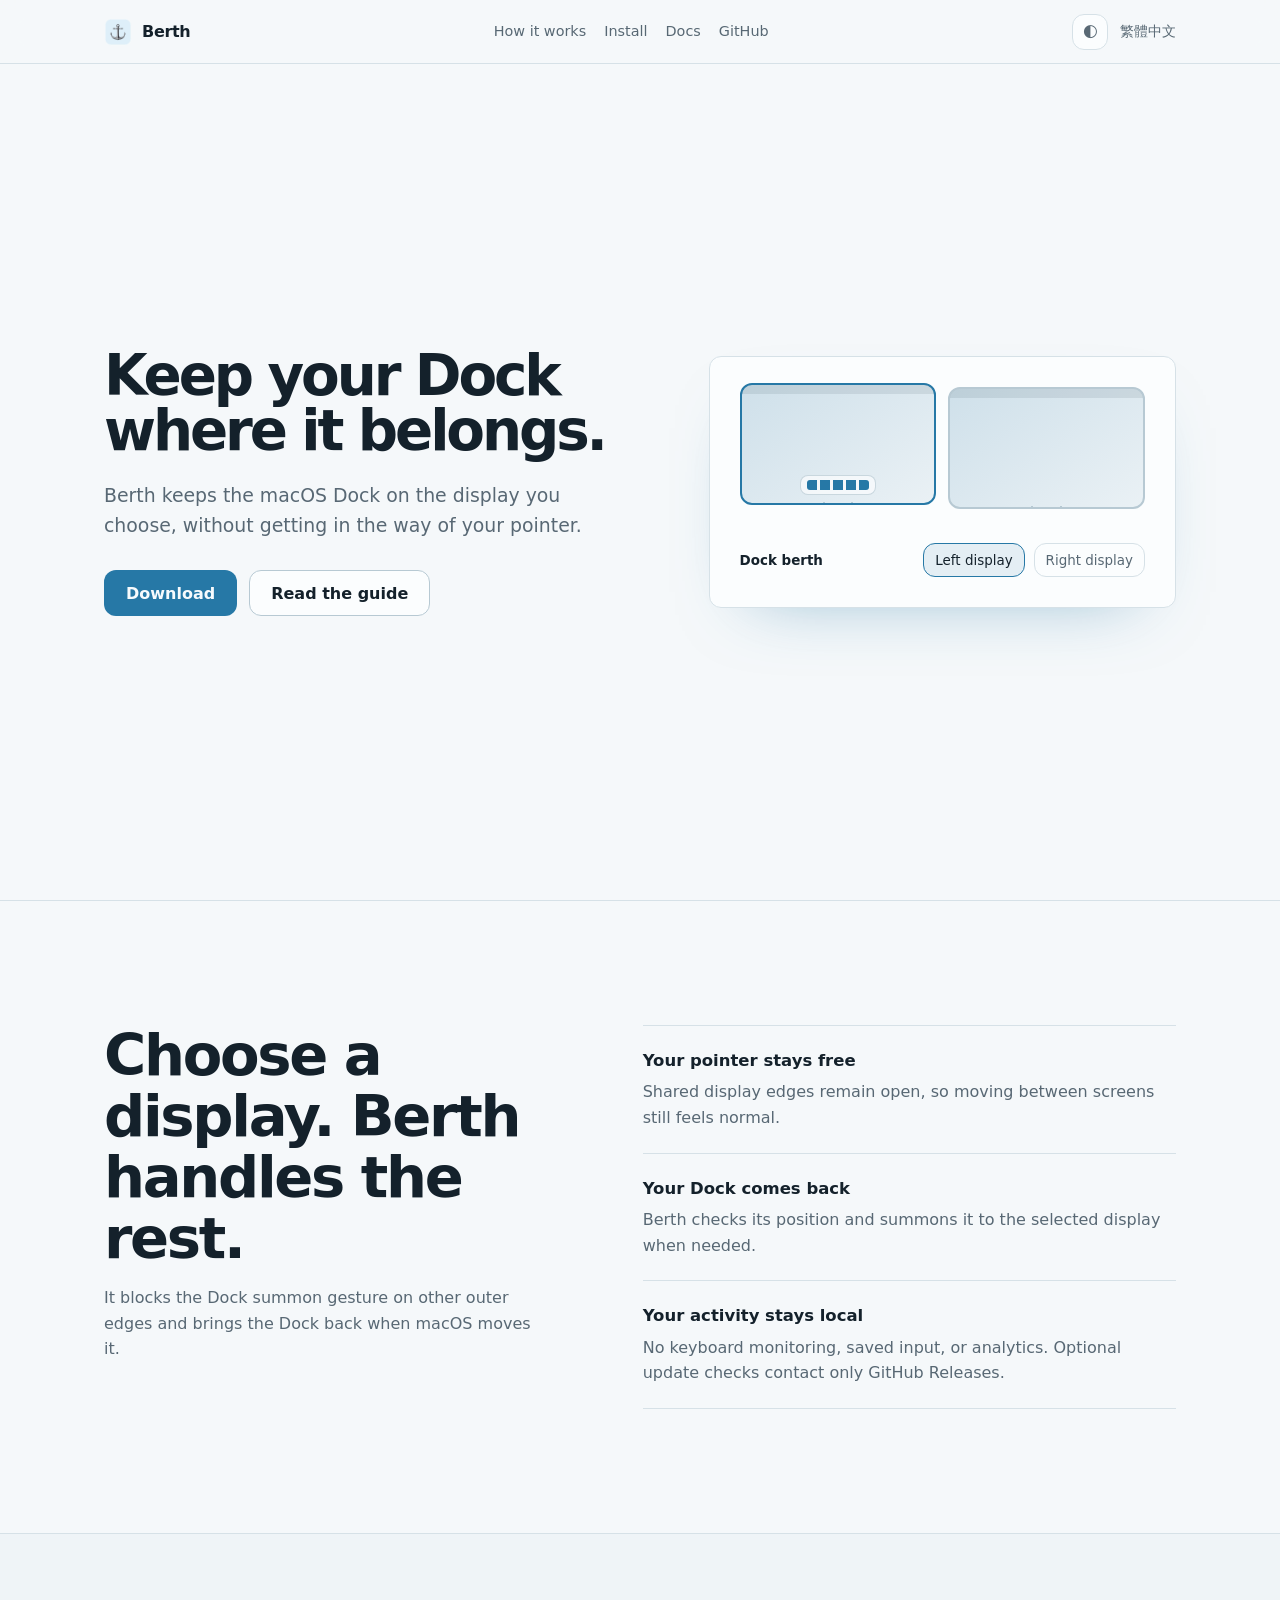
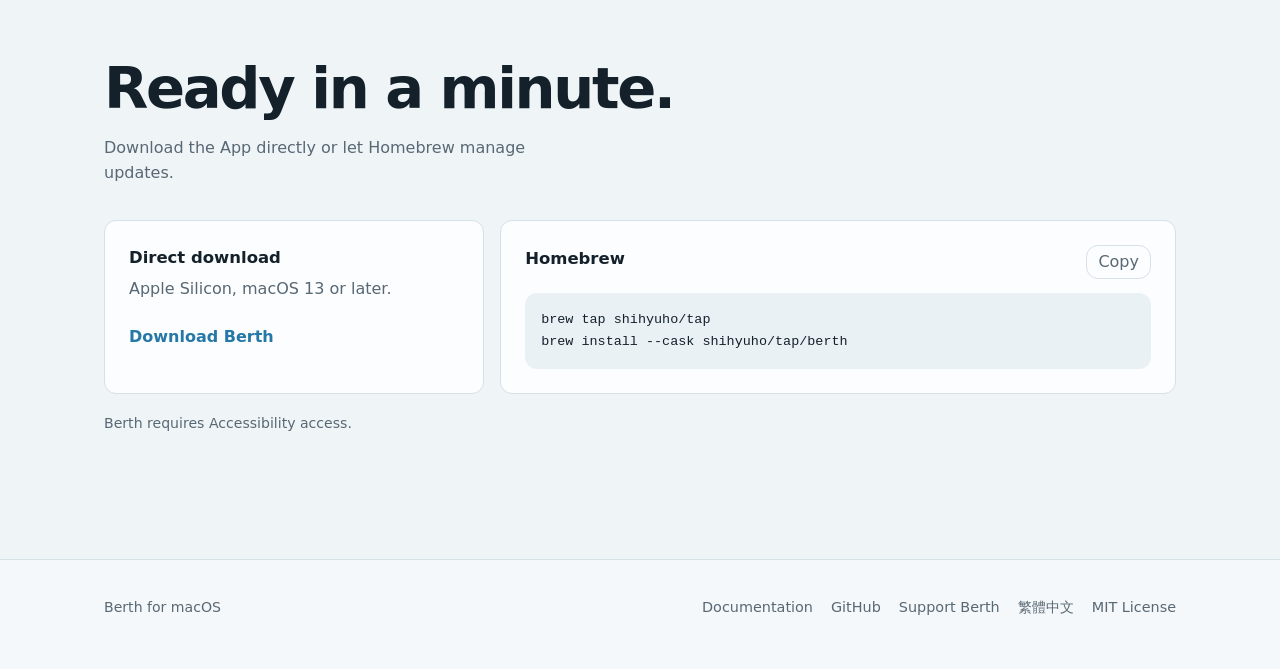
<file: site/index.html>
<!doctype html>
<html lang="en">
<head>
  <meta charset="utf-8" />
  <meta name="viewport" content="width=device-width, initial-scale=1" />
  <title>Berth - Keep your Dock where it belongs</title>
  <meta name="description" content="Berth keeps the macOS Dock on the display you choose." />
  <meta name="theme-color" content="#f5f8fa" />
  <link rel="canonical" href="https://shihyuho.github.io/berth/" />
  <link rel="alternate" hreflang="en" href="https://shihyuho.github.io/berth/" />
  <link rel="alternate" hreflang="zh-Hant" href="https://shihyuho.github.io/berth/zh-TW/" />
  <link rel="alternate" hreflang="x-default" href="https://shihyuho.github.io/berth/" />
  <meta property="og:title" content="Berth" />
  <meta property="og:description" content="Keep your macOS Dock on the display you choose." />
  <meta property="og:type" content="website" />
  <meta property="og:url" content="https://shihyuho.github.io/berth/" />
  <link rel="icon" href="assets/app-icon.png" type="image/png" />
  <script>
    document.documentElement.classList.add("js");
    try {
      var savedTheme = localStorage.getItem("berth-theme");
      if (savedTheme === "light" || savedTheme === "dark") {
        document.documentElement.setAttribute("data-theme", savedTheme);
      }
      var resolvedTheme = savedTheme === "light" || savedTheme === "dark"
        ? savedTheme
        : matchMedia("(prefers-color-scheme: dark)").matches ? "dark" : "light";
      document.querySelector('meta[name="theme-color"]').setAttribute("content", resolvedTheme === "dark" ? "#0c1217" : "#f5f8fa");
    } catch (error) {}
  </script>
  <link rel="stylesheet" href="styles.css?v=3" />
  <script src="app.js?v=3" defer></script>
</head>
<body>
  <header class="nav">
    <div class="wrap nav-inner">
      <a class="brand" href="#top" aria-label="Berth home"><img class="brand-icon" src="assets/app-icon.png" alt="" /><span>Berth</span></a>
      <nav class="nav-links" aria-label="Primary navigation">
        <a class="section-link" href="#how">How it works</a>
        <a class="section-link" href="#install">Install</a>
        <a class="nav-secondary" href="https://github.com/shihyuho/berth/blob/main/docs/README.md">Docs</a>
        <a class="nav-github" href="https://github.com/shihyuho/berth">GitHub</a>
      </nav>
      <div class="nav-right">
        <button class="theme-toggle" type="button" data-theme-toggle data-label-system="System" data-label-light="Light" data-label-dark="Dark" data-label-prefix="Theme" data-label-next="Next" aria-label="Theme: System. Next: Light.">◐</button>
        <a href="zh-TW/" lang="zh-Hant">繁體中文</a>
      </div>
    </div>
  </header>

  <main id="top">
    <section class="hero">
      <div class="wrap hero-grid">
        <div class="hero-copy">
          <h1>Keep your Dock where it belongs.</h1>
          <p>Berth keeps the macOS Dock on the display you choose, without getting in the way of your pointer.</p>
          <div class="actions">
            <a class="button primary" href="https://github.com/shihyuho/berth/releases/latest/download/Berth-arm64.zip">Download</a>
            <a class="button secondary" href="https://github.com/shihyuho/berth/blob/main/docs/getting-started.md">Read the guide</a>
          </div>
        </div>

        <div class="berth-demo" data-demo aria-label="Choose the display where the Dock should stay">
          <div class="display-stage" aria-live="polite">
            <div class="display selected" data-display="left">
              <div class="display-bar"></div>
              <div class="dock" aria-hidden="true"></div>
            </div>
            <div class="display" data-display="right">
              <div class="display-bar"></div>
              <div class="dock" aria-hidden="true"></div>
            </div>
          </div>
          <div class="display-controls" aria-label="Dock berth">
            <span>Dock berth</span>
            <button type="button" data-select="left" aria-pressed="true">Left display</button>
            <button type="button" data-select="right" aria-pressed="false">Right display</button>
          </div>
        </div>
      </div>
    </section>

    <section class="section" id="how">
      <div class="wrap how-grid">
        <div class="section-copy">
          <h2>Choose a display. Berth handles the rest.</h2>
          <p>It blocks the Dock summon gesture on other outer edges and brings the Dock back when macOS moves it.</p>
        </div>
        <div class="principles">
          <article><h3>Your pointer stays free</h3><p>Shared display edges remain open, so moving between screens still feels normal.</p></article>
          <article><h3>Your Dock comes back</h3><p>Berth checks its position and summons it to the selected display when needed.</p></article>
          <article><h3>Your activity stays local</h3><p>No keyboard monitoring, saved input, or analytics. Optional update checks contact only GitHub Releases.</p></article>
        </div>
      </div>
    </section>

    <section class="section install" id="install">
      <div class="wrap">
        <div class="install-head">
          <h2>Ready in a minute.</h2>
          <p>Download the App directly or let Homebrew manage updates.</p>
        </div>
        <div class="install-grid">
          <div class="download-block">
            <h3>Direct download</h3>
            <p>Apple Silicon, macOS 13 or later.</p>
            <a class="text-link" href="https://github.com/shihyuho/berth/releases/latest/download/Berth-arm64.zip">Download Berth</a>
          </div>
          <div class="command-block">
            <div class="command-head"><h3>Homebrew</h3><button class="copy" type="button" data-copy data-copied="Copied">Copy</button></div>
            <pre><code>brew tap shihyuho/tap
brew install --cask shihyuho/tap/berth</code></pre>
          </div>
        </div>
        <p class="install-note">Berth requires Accessibility access.</p>
      </div>
    </section>
  </main>

  <footer class="footer">
    <div class="wrap footer-inner">
      <span>Berth for macOS</span>
      <nav aria-label="Footer">
        <a href="https://github.com/shihyuho/berth/blob/main/docs/README.md">Documentation</a>
        <a href="https://github.com/shihyuho/berth">GitHub</a>
        <a href="https://buymeacoffee.com/methodho">Support Berth</a>
        <a href="zh-TW/" lang="zh-Hant">繁體中文</a>
        <a href="https://github.com/shihyuho/berth/blob/main/LICENSE">MIT License</a>
      </nav>
    </div>
  </footer>
</body>
</html>
</file>
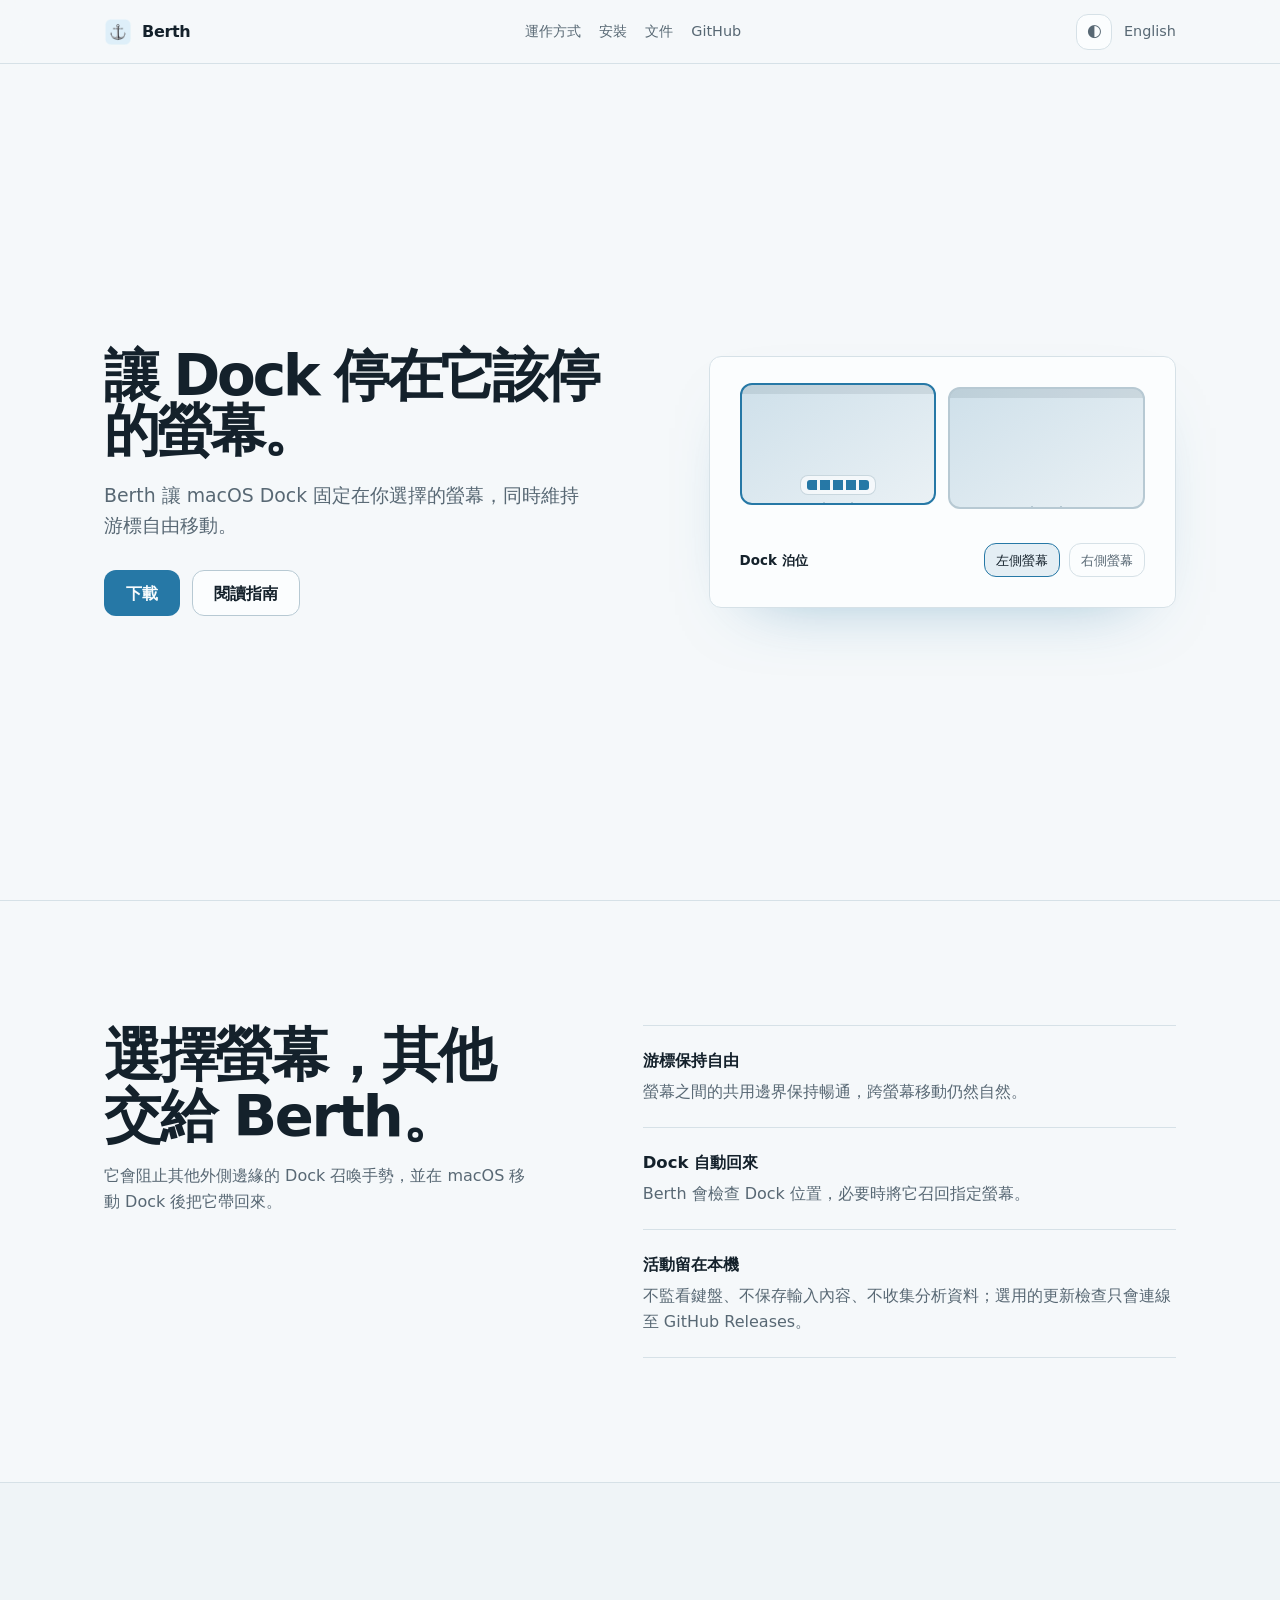
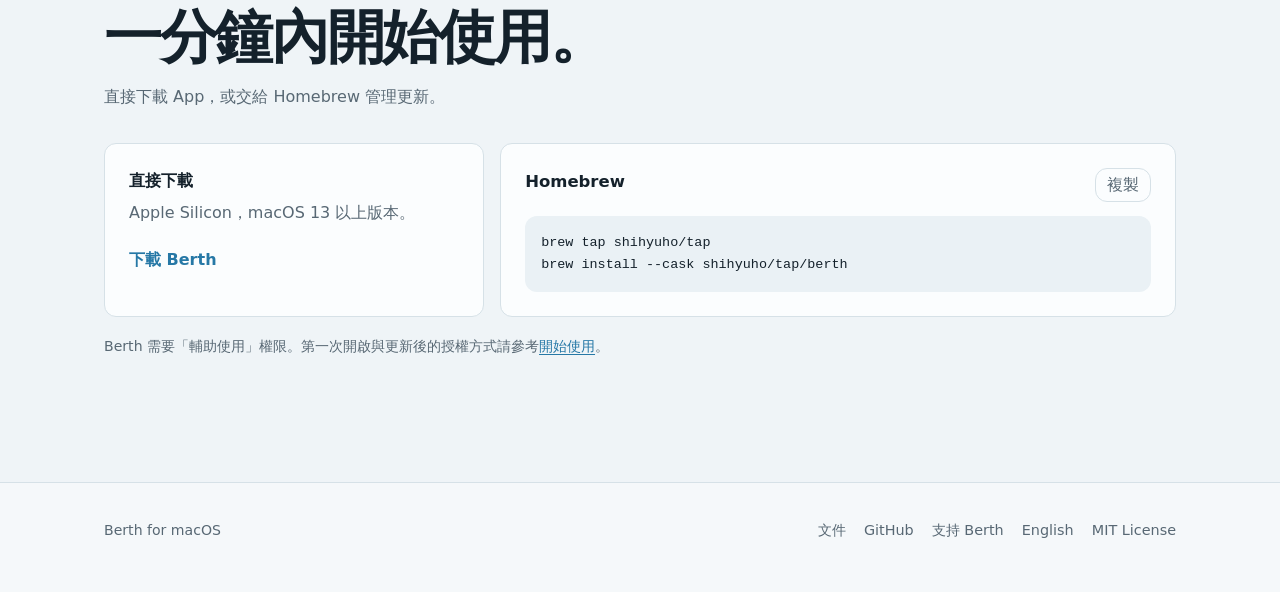
<file: site/zh-TW/index.html>
<!doctype html>
<html lang="zh-Hant">
<head>
  <meta charset="utf-8" />
  <meta name="viewport" content="width=device-width, initial-scale=1" />
  <title>Berth - 讓 Dock 停在它該停的螢幕</title>
  <meta name="description" content="Berth 讓 macOS Dock 固定在你選擇的螢幕。" />
  <meta name="theme-color" content="#f5f8fa" />
  <link rel="canonical" href="https://shihyuho.github.io/berth/zh-TW/" />
  <link rel="alternate" hreflang="en" href="https://shihyuho.github.io/berth/" />
  <link rel="alternate" hreflang="zh-Hant" href="https://shihyuho.github.io/berth/zh-TW/" />
  <link rel="alternate" hreflang="x-default" href="https://shihyuho.github.io/berth/" />
  <meta property="og:title" content="Berth" />
  <meta property="og:description" content="讓 macOS Dock 固定在你選擇的螢幕。" />
  <meta property="og:type" content="website" />
  <meta property="og:url" content="https://shihyuho.github.io/berth/zh-TW/" />
  <link rel="icon" href="../assets/app-icon.png" type="image/png" />
  <script>
    document.documentElement.classList.add("js");
    try {
      var savedTheme = localStorage.getItem("berth-theme");
      if (savedTheme === "light" || savedTheme === "dark") {
        document.documentElement.setAttribute("data-theme", savedTheme);
      }
      var resolvedTheme = savedTheme === "light" || savedTheme === "dark"
        ? savedTheme
        : matchMedia("(prefers-color-scheme: dark)").matches ? "dark" : "light";
      document.querySelector('meta[name="theme-color"]').setAttribute("content", resolvedTheme === "dark" ? "#0c1217" : "#f5f8fa");
    } catch (error) {}
  </script>
  <link rel="stylesheet" href="../styles.css?v=3" />
  <script src="../app.js?v=3" defer></script>
</head>
<body>
  <header class="nav">
    <div class="wrap nav-inner">
      <a class="brand" href="#top" aria-label="Berth 首頁"><img class="brand-icon" src="../assets/app-icon.png" alt="" /><span>Berth</span></a>
      <nav class="nav-links" aria-label="主要導覽">
        <a class="section-link" href="#how">運作方式</a>
        <a class="section-link" href="#install">安裝</a>
        <a class="nav-secondary" href="https://github.com/shihyuho/berth/blob/main/docs/zh-TW/README.md">文件</a>
        <a class="nav-github" href="https://github.com/shihyuho/berth">GitHub</a>
      </nav>
      <div class="nav-right">
        <button class="theme-toggle" type="button" data-theme-toggle data-label-system="系統" data-label-light="淺色" data-label-dark="深色" data-label-prefix="顯示主題" data-label-next="下一個" aria-label="顯示主題：系統。下一個：淺色。">◐</button>
        <a href="../" lang="en">English</a>
      </div>
    </div>
  </header>

  <main id="top">
    <section class="hero">
      <div class="wrap hero-grid">
        <div class="hero-copy">
          <h1>讓 Dock 停在它該停的螢幕。</h1>
          <p>Berth 讓 macOS Dock 固定在你選擇的螢幕，同時維持游標自由移動。</p>
          <div class="actions">
            <a class="button primary" href="https://github.com/shihyuho/berth/releases/latest/download/Berth-arm64.zip">下載</a>
            <a class="button secondary" href="https://github.com/shihyuho/berth/blob/main/docs/zh-TW/getting-started.md">閱讀指南</a>
          </div>
        </div>

        <div class="berth-demo" data-demo aria-label="選擇 Dock 要停留的螢幕">
          <div class="display-stage" aria-live="polite">
            <div class="display selected" data-display="left">
              <div class="display-bar"></div>
              <div class="dock" aria-hidden="true"></div>
            </div>
            <div class="display" data-display="right">
              <div class="display-bar"></div>
              <div class="dock" aria-hidden="true"></div>
            </div>
          </div>
          <div class="display-controls" aria-label="Dock 泊位">
            <span>Dock 泊位</span>
            <button type="button" data-select="left" aria-pressed="true">左側螢幕</button>
            <button type="button" data-select="right" aria-pressed="false">右側螢幕</button>
          </div>
        </div>
      </div>
    </section>

    <section class="section" id="how">
      <div class="wrap how-grid">
        <div class="section-copy">
          <h2>選擇螢幕，其他交給 Berth。</h2>
          <p>它會阻止其他外側邊緣的 Dock 召喚手勢，並在 macOS 移動 Dock 後把它帶回來。</p>
        </div>
        <div class="principles">
          <article><h3>游標保持自由</h3><p>螢幕之間的共用邊界保持暢通，跨螢幕移動仍然自然。</p></article>
          <article><h3>Dock 自動回來</h3><p>Berth 會檢查 Dock 位置，必要時將它召回指定螢幕。</p></article>
          <article><h3>活動留在本機</h3><p>不監看鍵盤、不保存輸入內容、不收集分析資料；選用的更新檢查只會連線至 GitHub Releases。</p></article>
        </div>
      </div>
    </section>

    <section class="section install" id="install">
      <div class="wrap">
        <div class="install-head">
          <h2>一分鐘內開始使用。</h2>
          <p>直接下載 App，或交給 Homebrew 管理更新。</p>
        </div>
        <div class="install-grid">
          <div class="download-block">
            <h3>直接下載</h3>
            <p>Apple Silicon，macOS 13 以上版本。</p>
            <a class="text-link" href="https://github.com/shihyuho/berth/releases/latest/download/Berth-arm64.zip">下載 Berth</a>
          </div>
          <div class="command-block">
            <div class="command-head"><h3>Homebrew</h3><button class="copy" type="button" data-copy data-copied="已複製">複製</button></div>
            <pre><code>brew tap shihyuho/tap
brew install --cask shihyuho/tap/berth</code></pre>
          </div>
        </div>
        <p class="install-note">Berth 需要「輔助使用」權限。第一次開啟與更新後的授權方式請參考<a href="https://github.com/shihyuho/berth/blob/main/docs/zh-TW/getting-started.md">開始使用</a>。</p>
      </div>
    </section>
  </main>

  <footer class="footer">
    <div class="wrap footer-inner">
      <span>Berth for macOS</span>
      <nav aria-label="頁尾">
        <a href="https://github.com/shihyuho/berth/blob/main/docs/zh-TW/README.md">文件</a>
        <a href="https://github.com/shihyuho/berth">GitHub</a>
        <a href="https://buymeacoffee.com/methodho">支持 Berth</a>
        <a href="../" lang="en">English</a>
        <a href="https://github.com/shihyuho/berth/blob/main/LICENSE">MIT License</a>
      </nav>
    </div>
  </footer>
</body>
</html>
</file>
<file: site/styles.css>
/* Berth landing page. One sea-blue accent, one 12px radius system, and a
   page-level light/dark theme. Motion only communicates entry and selection. */
:root {
  color-scheme: light dark;
  --font: ui-sans-serif, system-ui, -apple-system, BlinkMacSystemFont, "SF Pro Text", "Segoe UI", "Noto Sans TC", "PingFang TC", sans-serif;
  --mono: ui-monospace, "SF Mono", Menlo, Consolas, monospace;
  --bg: #f5f8fa;
  --surface: #fbfdfe;
  --surface-2: #eaf1f5;
  --text: #14212b;
  --soft: #586874;
  --faint: #7b8b96;
  --border: #d6e1e7;
  --border-strong: #b7c9d3;
  --accent: #2678a6;
  --accent-hover: #1e658e;
  --accent-ink: #f7fbfd;
  --radius: 12px;
  --max: 1120px;
  --ease: cubic-bezier(0.16, 1, 0.3, 1);
}

@media (prefers-color-scheme: dark) {
  :root {
    --bg: #0c1217;
    --surface: #121b22;
    --surface-2: #18252e;
    --text: #edf5f8;
    --soft: #a8bac4;
    --faint: #7f949f;
    --border: #24343e;
    --border-strong: #38505e;
    --accent: #68b8df;
    --accent-hover: #83cae9;
    --accent-ink: #0b1820;
  }
}

:root[data-theme="light"] {
  color-scheme: light;
  --bg: #f5f8fa;
  --surface: #fbfdfe;
  --surface-2: #eaf1f5;
  --text: #14212b;
  --soft: #586874;
  --faint: #7b8b96;
  --border: #d6e1e7;
  --border-strong: #b7c9d3;
  --accent: #2678a6;
  --accent-hover: #1e658e;
  --accent-ink: #f7fbfd;
}

:root[data-theme="dark"] {
  color-scheme: dark;
  --bg: #0c1217;
  --surface: #121b22;
  --surface-2: #18252e;
  --text: #edf5f8;
  --soft: #a8bac4;
  --faint: #7f949f;
  --border: #24343e;
  --border-strong: #38505e;
  --accent: #68b8df;
  --accent-hover: #83cae9;
  --accent-ink: #0b1820;
}

*, *::before, *::after { box-sizing: border-box; }

html { scroll-behavior: smooth; }

body {
  margin: 0;
  background: var(--bg);
  color: var(--text);
  font-family: var(--font);
  line-height: 1.6;
  -webkit-font-smoothing: antialiased;
  text-rendering: optimizeLegibility;
}

a { color: inherit; text-decoration: none; }
button { font: inherit; }

:focus-visible {
  outline: 3px solid color-mix(in srgb, var(--accent) 60%, transparent);
  outline-offset: 3px;
}

.wrap {
  width: 100%;
  max-width: var(--max);
  margin: 0 auto;
  padding-inline: 24px;
}

.nav {
  position: sticky;
  top: 0;
  z-index: 10;
  height: 64px;
  display: flex;
  align-items: center;
  border-bottom: 1px solid var(--border);
  background: color-mix(in srgb, var(--bg) 86%, transparent);
  backdrop-filter: blur(14px) saturate(150%);
  -webkit-backdrop-filter: blur(14px) saturate(150%);
}

.nav-inner,
.footer-inner {
  display: flex;
  align-items: center;
  justify-content: space-between;
  gap: 24px;
}

.brand {
  display: inline-flex;
  align-items: center;
  gap: 10px;
  font-weight: 720;
  letter-spacing: -0.02em;
}

.brand-icon {
  width: 28px;
  height: 28px;
  border-radius: 8px;
}

.nav-links,
.footer nav {
  display: flex;
  align-items: center;
  gap: 18px;
  color: var(--soft);
  font-size: 0.9rem;
}

.nav-right {
  display: flex;
  align-items: center;
  gap: 12px;
  color: var(--soft);
  font-size: 0.9rem;
}

.nav-links a,
.nav-right a,
.footer a,
.install-note a {
  transition: color 180ms var(--ease);
}

.nav-links a:hover,
.nav-right a:hover,
.footer a:hover,
.install-note a:hover { color: var(--accent); }

.theme-toggle {
  width: 36px;
  height: 36px;
  display: inline-grid;
  place-items: center;
  padding: 0;
  border: 1px solid var(--border);
  border-radius: var(--radius);
  background: var(--surface);
  color: var(--soft);
  cursor: pointer;
  font-family: Arial, sans-serif;
  font-size: 1.05rem;
  line-height: 1;
  transition: color 180ms var(--ease), border-color 180ms var(--ease), background 180ms var(--ease), transform 100ms var(--ease);
}

.theme-toggle:hover { color: var(--text); border-color: var(--border-strong); }
.theme-toggle:active { transform: translateY(1px); }

.hero {
  min-height: calc(100dvh - 64px);
  display: flex;
  align-items: center;
  padding-block: clamp(56px, 8vw, 92px);
}

.hero-grid {
  display: grid;
  grid-template-columns: minmax(0, 1.05fr) minmax(440px, 0.95fr);
  gap: clamp(48px, 7vw, 88px);
  align-items: center;
}

.hero-copy { max-width: 580px; }

.hero h1 {
  margin: 0 0 22px;
  max-width: 18ch;
  font-size: clamp(3rem, 4.4vw, 3.8rem);
  font-weight: 760;
  letter-spacing: -0.055em;
  line-height: 0.98;
}

.hero-copy > p {
  max-width: 40ch;
  margin: 0 0 30px;
  color: var(--soft);
  font-size: clamp(1.02rem, 1.5vw, 1.18rem);
}

.actions { display: flex; flex-wrap: wrap; gap: 12px; }

.button {
  min-height: 46px;
  display: inline-flex;
  align-items: center;
  justify-content: center;
  padding: 0 21px;
  border: 1px solid transparent;
  border-radius: var(--radius);
  font-weight: 680;
  white-space: nowrap;
  transition: transform 120ms var(--ease), background 180ms var(--ease), border-color 180ms var(--ease);
}

.button:active { transform: translateY(1px); }
.button.primary { background: var(--accent); color: var(--accent-ink); }
.button.primary:hover { background: var(--accent-hover); }
.button.secondary { background: var(--surface); border-color: var(--border-strong); }
.button.secondary:hover { border-color: var(--accent); }

.berth-demo {
  padding: clamp(20px, 3vw, 30px);
  border: 1px solid var(--border);
  border-radius: var(--radius);
  background: var(--surface);
  box-shadow: 0 28px 70px -44px color-mix(in srgb, var(--accent) 55%, transparent);
}

.display-stage {
  display: grid;
  grid-template-columns: repeat(2, minmax(0, 1fr));
  gap: 12px;
  align-items: end;
}

.display {
  position: relative;
  aspect-ratio: 16 / 10;
  overflow: hidden;
  border: 2px solid var(--border-strong);
  border-radius: var(--radius);
  background:
    linear-gradient(145deg, color-mix(in srgb, var(--accent) 14%, var(--surface-2)), var(--surface-2));
  transition: border-color 240ms var(--ease), transform 240ms var(--ease);
}

.display::after {
  content: "";
  position: absolute;
  left: 42%;
  bottom: -17px;
  width: 16%;
  height: 18px;
  border: 2px solid var(--border-strong);
  border-top: 0;
}

.display.selected {
  border-color: var(--accent);
  transform: translateY(-4px);
}

.display-bar {
  height: 9px;
  background: color-mix(in srgb, var(--text) 9%, transparent);
}

.dock {
  position: absolute;
  left: 50%;
  bottom: 8px;
  display: flex;
  gap: 4px;
  padding: 4px 6px;
  border: 1px solid color-mix(in srgb, var(--border-strong) 70%, transparent);
  border-radius: 8px;
  background: color-mix(in srgb, var(--surface) 72%, transparent);
  opacity: 0;
  transform: translate(-50%, 10px) scale(0.92);
  transition: opacity 260ms var(--ease), transform 260ms var(--ease);
}

.selected .dock { opacity: 1; transform: translate(-50%, 0) scale(1); }
.dock::before {
  content: "";
  width: 62px;
  height: 10px;
  border-radius: 3px;
  background: repeating-linear-gradient(90deg, var(--accent) 0 10px, transparent 10px 13px);
}

.display-controls {
  display: flex;
  align-items: center;
  gap: 9px;
  margin-top: 34px;
  color: var(--soft);
  font-size: 0.84rem;
}

.display-controls span { margin-right: auto; font-weight: 680; color: var(--text); }

.display-controls button,
.copy {
  min-height: 34px;
  padding: 0 11px;
  border: 1px solid var(--border);
  border-radius: var(--radius);
  background: transparent;
  color: var(--soft);
  cursor: pointer;
  transition: color 180ms var(--ease), border-color 180ms var(--ease), background 180ms var(--ease);
}

.display-controls button[aria-pressed="true"] {
  border-color: var(--accent);
  background: color-mix(in srgb, var(--accent) 11%, transparent);
  color: var(--text);
}

.section { padding-block: clamp(76px, 10vw, 124px); border-top: 1px solid var(--border); }
.how-grid { display: grid; grid-template-columns: minmax(0, 0.9fr) minmax(420px, 1.1fr); gap: clamp(52px, 8vw, 108px); }

.section h2 {
  margin: 0 0 16px;
  max-width: 15ch;
  font-size: clamp(2rem, 4.5vw, 3.8rem);
  line-height: 1.06;
  letter-spacing: -0.04em;
}

.section-copy > p,
.install-head > p { max-width: 48ch; margin: 0; color: var(--soft); }

.principles { border-top: 1px solid var(--border); }
.principles article { padding: 22px 0; border-bottom: 1px solid var(--border); }
.principles h3, .install h3 { margin: 0 0 5px; font-size: 1.03rem; }
.principles p, .install p { margin: 0; color: var(--soft); }

.install { background: color-mix(in srgb, var(--surface-2) 55%, var(--bg)); }
.install-head { margin-bottom: 34px; }
.install-grid { display: grid; grid-template-columns: 0.72fr 1.28fr; gap: 16px; }

.download-block,
.command-block {
  padding: 24px;
  border: 1px solid var(--border);
  border-radius: var(--radius);
  background: var(--surface);
}

.text-link {
  display: inline-block;
  margin-top: 22px;
  color: var(--accent);
  font-weight: 720;
}

.text-link:hover { color: var(--accent-hover); }
.command-head { display: flex; align-items: center; justify-content: space-between; gap: 12px; margin-bottom: 14px; }
.copy:hover { color: var(--text); border-color: var(--accent); }

pre {
  margin: 0;
  overflow-x: auto;
  padding: 16px;
  border-radius: var(--radius);
  background: var(--surface-2);
  color: var(--text);
  font: 0.84rem/1.65 var(--mono);
}

.install-note { margin-top: 18px !important; font-size: 0.88rem; }
.install-note a { color: var(--accent); text-decoration: underline; text-underline-offset: 3px; }

.footer { padding-block: 36px 50px; border-top: 1px solid var(--border); color: var(--soft); font-size: 0.88rem; }

@media (prefers-reduced-motion: no-preference) {
  .js .hero-copy { animation: rise 640ms var(--ease) both; }
  .js .berth-demo { animation: rise 640ms 90ms var(--ease) both; }
  @keyframes rise { from { opacity: 0; transform: translateY(16px); } }
}

@media (prefers-reduced-motion: reduce) {
  html { scroll-behavior: auto; }
  *, *::before, *::after { scroll-behavior: auto !important; transition-duration: 0.01ms !important; animation-duration: 0.01ms !important; }
}

@media (max-width: 900px) {
  .hero { min-height: auto; }
  .hero-grid, .how-grid { grid-template-columns: 1fr; }
  .hero-grid { gap: 48px; }
  .hero h1 { max-width: 13ch; }
  .berth-demo { max-width: 680px; }
  .nav-links { display: none; }
}

@media (max-width: 700px) {
  .wrap { padding-inline: 18px; }
  .nav-right { gap: 12px; font-size: 0.84rem; }
  .hero { padding-block: 52px 70px; }
  .hero h1 { font-size: clamp(2.65rem, 13vw, 4.4rem); }
  .display-stage { gap: 8px; }
  .display-controls { align-items: stretch; flex-wrap: wrap; }
  .display-controls span { width: 100%; }
  .display-controls button { flex: 1; }
  .install-grid { grid-template-columns: 1fr; }
  .footer-inner { align-items: flex-start; flex-direction: column; }
  .footer nav { flex-wrap: wrap; gap: 14px 20px; }
}

@media (max-width: 430px) {
  .brand { gap: 7px; }
  .brand-icon { width: 25px; height: 25px; }
  .theme-toggle { width: 34px; height: 34px; }
  .hero-copy > p { max-width: 32ch; }
  .actions { align-items: stretch; flex-direction: column; }
  .button { width: 100%; }
  .berth-demo { padding: 15px; }
  .dock { bottom: 5px; padding: 3px 4px; }
  .dock::before { width: 38px; height: 6px; background-size: 8px 6px; }
}
</file>
